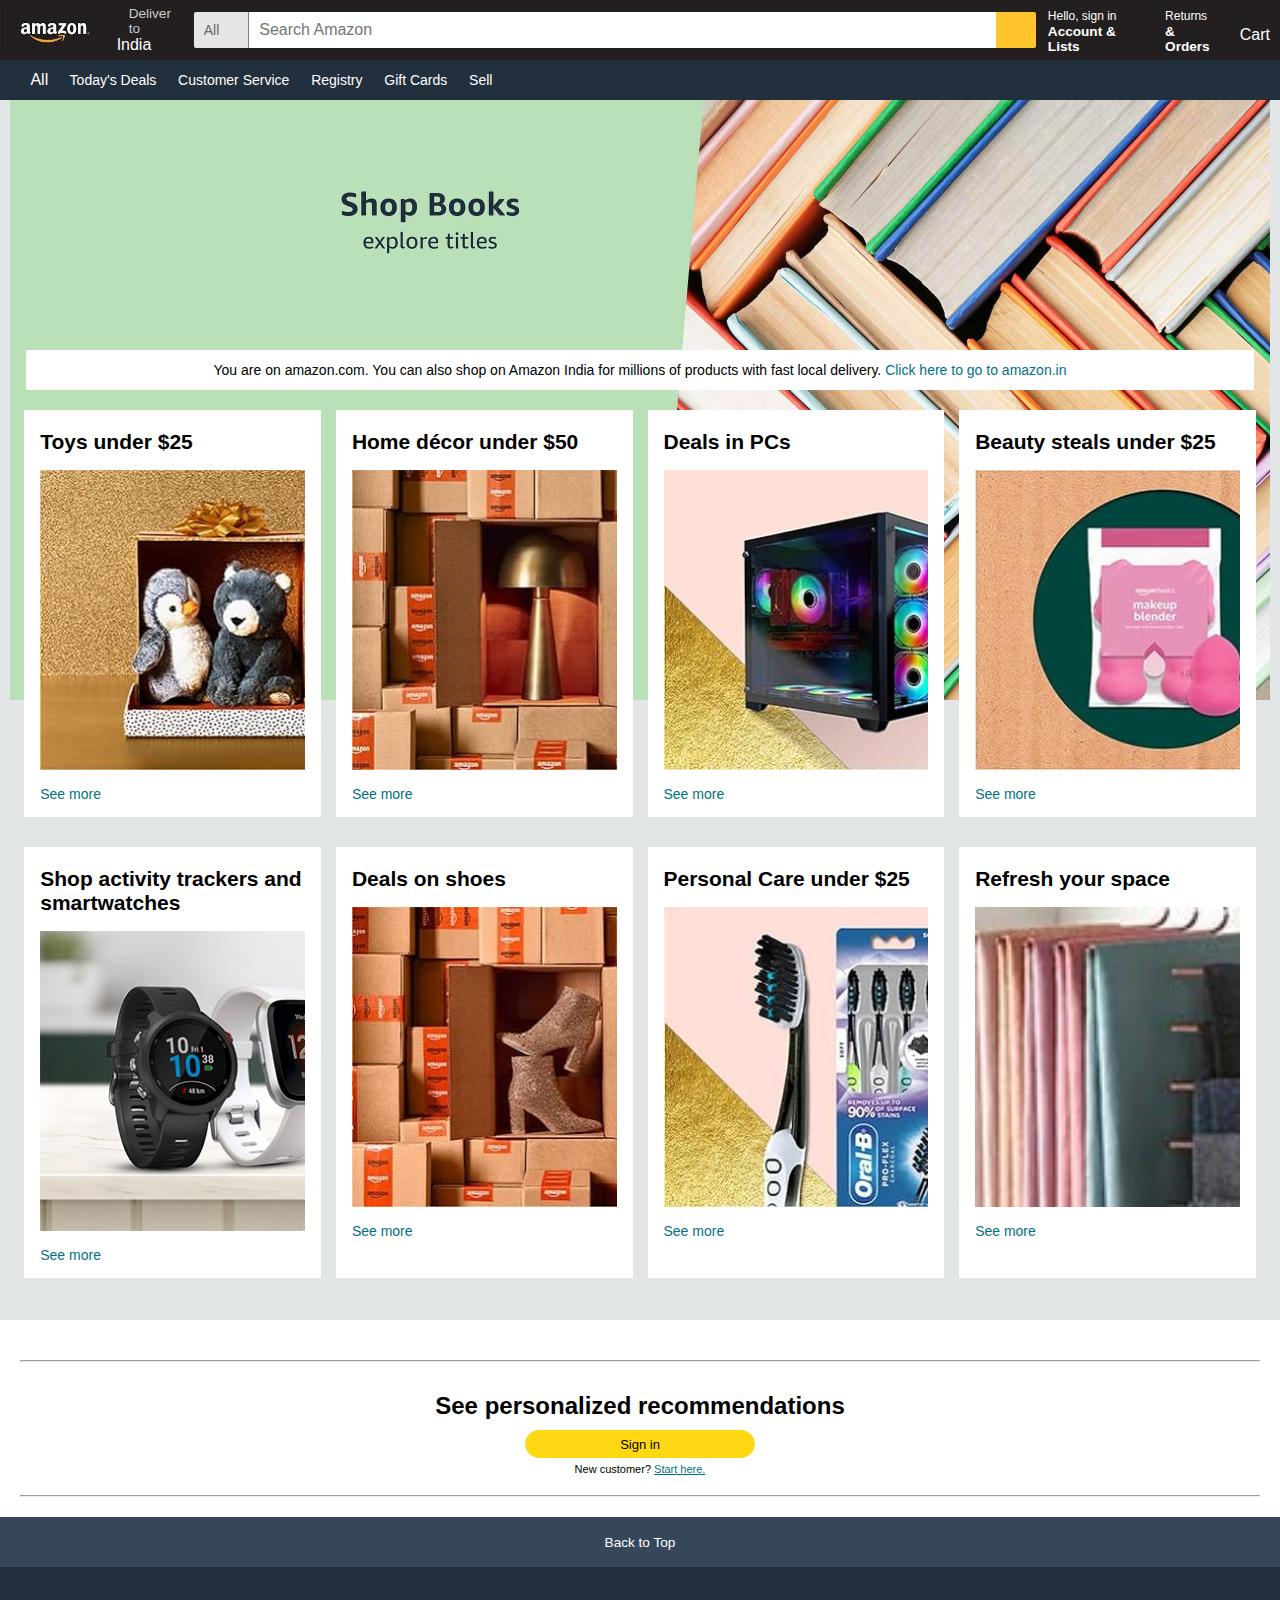
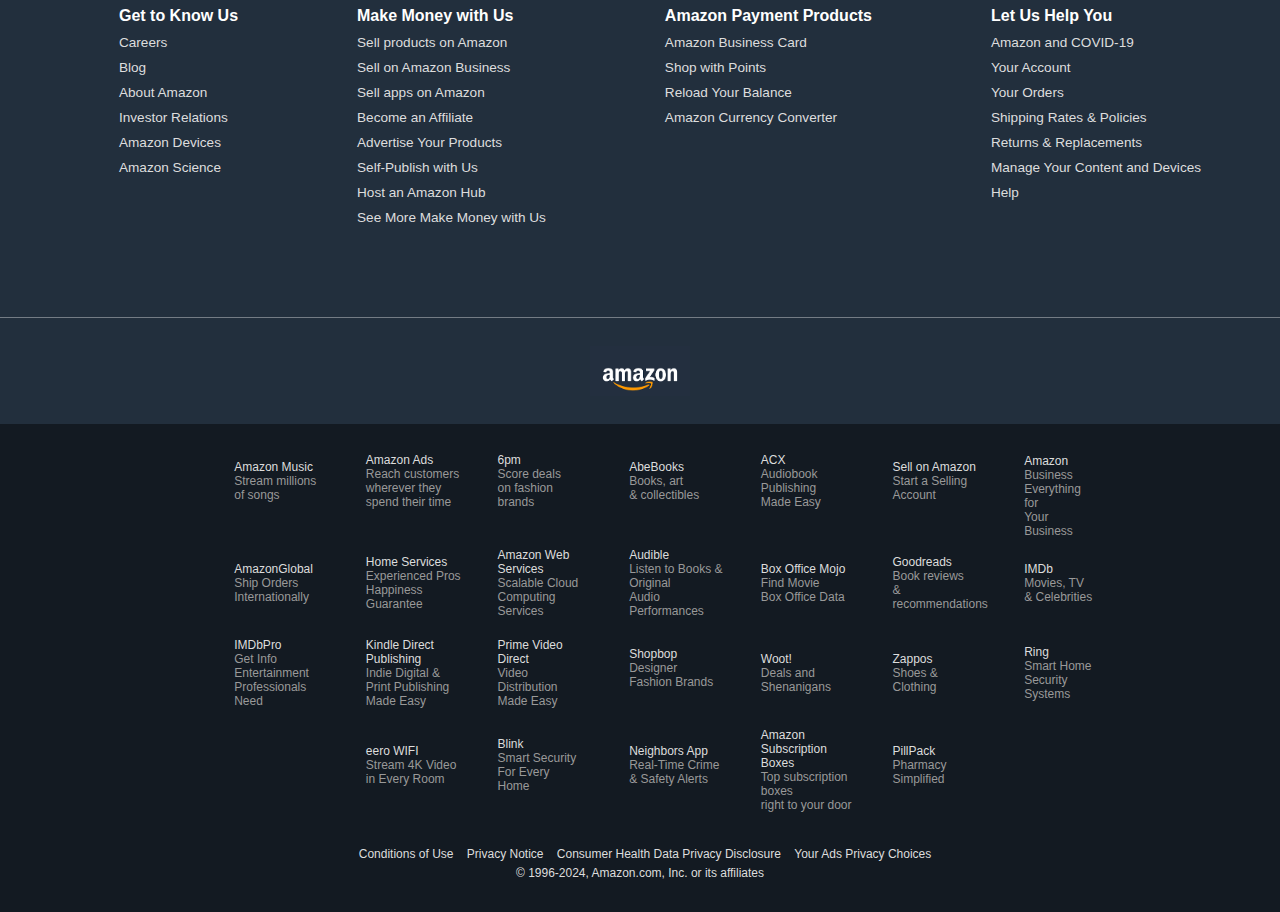
<file: index.html>
<!DOCTYPE html>
<html lang="en">

<head>
  <meta charset="UTF-8">
  <meta name="viewport" content="width=device-width, initial-scale=1.0">
  <title>Amazon</title>
  <!-- font awesome link -->
  <link rel="stylesheet" href="https://cdnjs.cloudflare.com/ajax/libs/font-awesome/6.5.2/css/all.min.css"
    integrity="sha512-SnH5WK+bZxgPHs44uWIX+LLJAJ9/2PkPKZ5QiAj6Ta86w+fsb2TkcmfRyVX3pBnMFcV7oQPJkl9QevSCWr3W6A=="
    crossorigin="anonymous" referrerpolicy="no-referrer" />
  <link rel="stylesheet" href="/css/Amazon.css">
</head>

<body>

  <header id="top">

    <div class="navbar">

      <div class="nav-logo border">
        <div class="logo"></div>
      </div>

      <div class="nav-address border">

        <p class="add-first">Deliver to</p>

        <div class="add-icon">
          <i class="fa-solid fa-location-dot"></i>
          <p class="add-sec">India</p>
        </div>

      </div>

      <div class="nav-search">

        <div class="select-wrap">
          <select class="select-search">
            <option>All</option>
          </select>
          <i class="fa-solid fa-caret-down"></i>
        </div>

        <input placeholder="Search Amazon" class="search-input">

        <div class="search-icon">
          <i class="fa-solid fa-magnifying-glass"></i>
        </div>

      </div>

      <div class="nav-signin border">
        <p><span>Hello, sign in</span></p>
        <p class="nav-second">Account & Lists</p>
      </div>

      <div class="nav-return border">
        <p><span>Returns</span></p>
        <p class="nav-second">& Orders</p>
      </div>

      <div class="nav-cart border">
        <i class="fa-solid fa-cart-shopping"></i>
        Cart
      </div>

    </div>

    <div class="panel">

      <div class="panel-all border">
        <i class="fa-solid fa-bars"></i>
        All
      </div>

      <div class="panel-ops">
        <p class="border">Today's Deals</p>
        <p class="border">Customer Service</p>
        <p class="border">Registry</p>
        <p class="border">Gift Cards</p>
        <p class="border">Sell</p>
      </div>

    </div>

  </header>

  <div class="hero-section">

    <div class="hero-message">
      <p>You are on amazon.com. You can also shop on Amazon India for millions of products with fast local delivery.<a
          target="_blank" href="https://www.amazon.in/"> Click here to go to amazon.in</a></p>
    </div>

    <div class="shop-section">

      <div class="box1 box">

        <div class="box-content">
          <h2>Toys under $25</h2>
          <div class="box-img" style="background-image: url('/images/box-images/box1.jpg');"></div>
          <p>See more</p>
        </div>

      </div>

      <div class="box2 box">

        <div class="box-content">
          <h2>Home décor under $50</h2>
          <div class="box-img" style="background-image: url('/images/box-images/box2.jpg');"></div>
          <p>See more</p>
        </div>

      </div>

      <div class="box3 box">

        <div class="box-content">
          <h2>Deals in PCs</h2>
          <div class="box-img" style="background-image: url('/images/box-images/box3.jpg');"></div>
          <p>See more</p>
        </div>

      </div>

      <div class="box4 box">

        <div class="box-content">
          <h2>Beauty steals under $25</h2>
          <div class="box-img" style="background-image: url('/images/box-images/box4.jpg');"></div>
          <p>See more</p>
        </div>

      </div>

      <div class="box5 box">

        <div class="box-content">
          <h2>Shop activity trackers and smartwatches</h2>
          <div class="box-img" style="background-image: url('/images/box-images/box5.jpg');"></div>
          <p>See more</p>
        </div>

      </div>

      <div class="box6 box">

        <div class="box-content">
          <h2>Deals on shoes</h2>
          <div class="box-img" style="background-image: url('/images/box-images/box6.jpg');"></div>
          <p>See more</p>
        </div>

      </div>

      <div class="box7 box">

        <div class="box-content">
          <h2>Personal Care under $25</h2>
          <div class="box-img" style="background-image: url('/images/box-images/box7.jpg');"></div>
          <p>See more</p>
        </div>

      </div>

      <div class="box8 box">

        <div class="box-content">
          <h2>Refresh your space</h2>
          <div class="box-img gaming" style="background-image: url('/images/box-images/box8.jpg');"></div>
          <p>See more</p>
        </div>

      </div>

    </div>

  </div>

  <div class="container">

    <hr class="hr1">

    <div class="sign-in">

      <p class="p1">See personalized recommendations</p>

      <a href="/pages/sigin-form.html">
        <input type="submit" value="Sign in">
      </a>

      <p class="p2">New customer? <a href="pages/New-account-form.html">Start here.</a>
      <p>

    </div>

    <hr class="hr2">

  </div>

  <footer>

    <div class="foot-panel1">
      <a href="#top">Back to Top</a>
    </div>

    <div class="foot-panel2">
      <ul>
        <p>Get to Know Us</p>
        <a>Careers</a>
        <a>Blog</a>
        <a>About Amazon</a>
        <a>Investor Relations</a>
        <a>Amazon Devices</a>
        <a>Amazon Science</a>
      </ul>

      <ul>
        <p>Make Money with Us</p>
        <a>Sell products on Amazon</a>
        <a>Sell on Amazon Business</a>
        <a>Sell apps on Amazon</a>
        <a>Become an Affiliate</a>
        <a>Advertise Your Products</a>
        <a>Self-Publish with Us</a>
        <a>Host an Amazon Hub</a>
        <a>See More Make Money with Us</a>
      </ul>

      <ul>
        <p>Amazon Payment Products</p>
        <a>Amazon Business Card</a>
        <a>Shop with Points</a>
        <a>Reload Your Balance</a>
        <a>Amazon Currency Converter</a>
      </ul>

      <ul>
        <p>Let Us Help You</p>
        <a>Amazon and COVID-19</a>
        <a>Your Account</a>
        <a>Your Orders</a>
        <a>Shipping Rates & Policies</a>
        <a>Returns & Replacements</a>
        <a>Manage Your Content and Devices</a>
        <a>Help</a>
      </ul>
    </div>

    <div class="foot-panel3">
      <div class="logo logo2"></div>
    </div>

    <div class="foot-panel5">

      <table>

        <tr class="row1">

          <td class="panel-column">
            <p>Amazon Music</p>
            <a>Stream millions<br>of songs</a>
          </td>

          <td class="panel-column">
            <p>Amazon Ads</p>
            <a>Reach customers<br>wherever they<br>spend their time</a>
          </td>

          <td class="panel-column">
            <p>6pm</p>
            <a>Score deals<br>on fashion<br>brands</a>
          </td>

          <td class="panel-column">
            <p>AbeBooks</p>
            <a>Books, art<br>& collectibles</a>
          </td>

          <td class="panel-column">
            <p>ACX</p>
            <a>Audiobook Publishing<br>Made Easy</a>
          </td>

          <td class="panel-column">
            <p>Sell on Amazon</p>
            <a>Start a Selling<br>Account</a>
          </td>

          <td class="panel-column add">
            <p>Amazon</p>
            <a>Business<br>Everything<br>for<br>Your<br>Business</a>
          </td>

        </tr>

        <tr class="row2">

          <td class="panel-column">
            <p>AmazonGlobal</p>
            <a>Ship Orders<br>Internationally</a>
          </td>

          <td class="panel-column">
            <p>Home Services</p>
            <a>Experienced Pros<br>Happiness<br>Guarantee</a>
          </td>

          <td class="panel-column">
            <p>Amazon Web<br>Services</p>
            <a>Scalable Cloud<br>Computing<br>Services</a>
          </td>

          <td class="panel-column">
            <p>Audible</p>
            <a>Listen to Books &<br>Original<br>Audio<br>Performances</a>
          </td>

          <td class="panel-column">
            <p>Box Office Mojo</p>
            <a>Find Movie<br>Box Office Data</a>
          </td>

          <td class="panel-column">
            <p>Goodreads</p>
            <a>Book reviews<br>&<br>recommendations</a>
          </td>

          <td class="panel-column">
            <p>IMDb</p>
            <a>Movies, TV<br>& Celebrities</a>
          </td>

        </tr>

        <tr class="row3">

          <td class="panel-column">
            <p>IMDbPro</p>
            <a>Get Info<br>Entertainment<br>Professionals<br>Need</a>
          </td>

          <td class="panel-column">
            <p>Kindle Direct<br>Publishing</p>
            <a>Indie Digital &<br>Print Publishing<br>Made Easy</a>
          </td>

          <td class="panel-column">
            <p>Prime Video<br>Direct</p>
            <a>Video<br>Distribution<br>Made Easy</a>
          </td>

          <td class="panel-column add1">
            <p>Shopbop</p>
            <a>Designer<br>Fashion Brands</a>
          </td>

          <td class="panel-column">
            <p>Woot!</p>
            <a>Deals and<br>Shenanigans</a>
          </td>

          <td class="panel-column">
            <p>Zappos</p>
            <a>Shoes &<br>Clothing</a>
          </td>

          <td class="panel-column">
            <p>Ring</p>
            <a>Smart Home<br>Security<br>Systems</a>
          </td>

        </tr>

        <tr class="row4">

          <td colspan="1"></td>

          <td class="panel-column add2">
            <p>eero WIFI</p>
            <a>Stream 4K Video<br>in Every Room</a>
          </td>

          <td class="panel-column add2">
            <p>Blink</p>
            <a>Smart Security<br>For Every<br>Home</a>
          </td>

          <td class="panel-column add2">
            <p>Neighbors App</p>
            <a>Real-Time Crime<br>& Safety Alerts</a>
          </td>

          <td class="panel-column">
            <p>Amazon Subscription<br>Boxes</p>
            <a>Top subscription boxes<br>right to your door</a>
          </td>

          <td class="panel-column add2">
            <p>PillPack</p>
            <a>Pharmacy<br>Simplified</a>
          </td>

        </tr>

      </table>

    </div>

    <div class="foot-panel4">

      <div class="pages">
        <a>Conditions of Use</a>
        <a>Privacy Notice</a>
        <a>Consumer Health Data Privacy Disclosure</a>
        <a>Your Ads Privacy Choices</a>
      </div>

      <div class="copyright">
        © 1996-2024, Amazon.com, Inc. or its affiliates
      </div>

    </div>

  </footer>

</body>

</html>
</file>
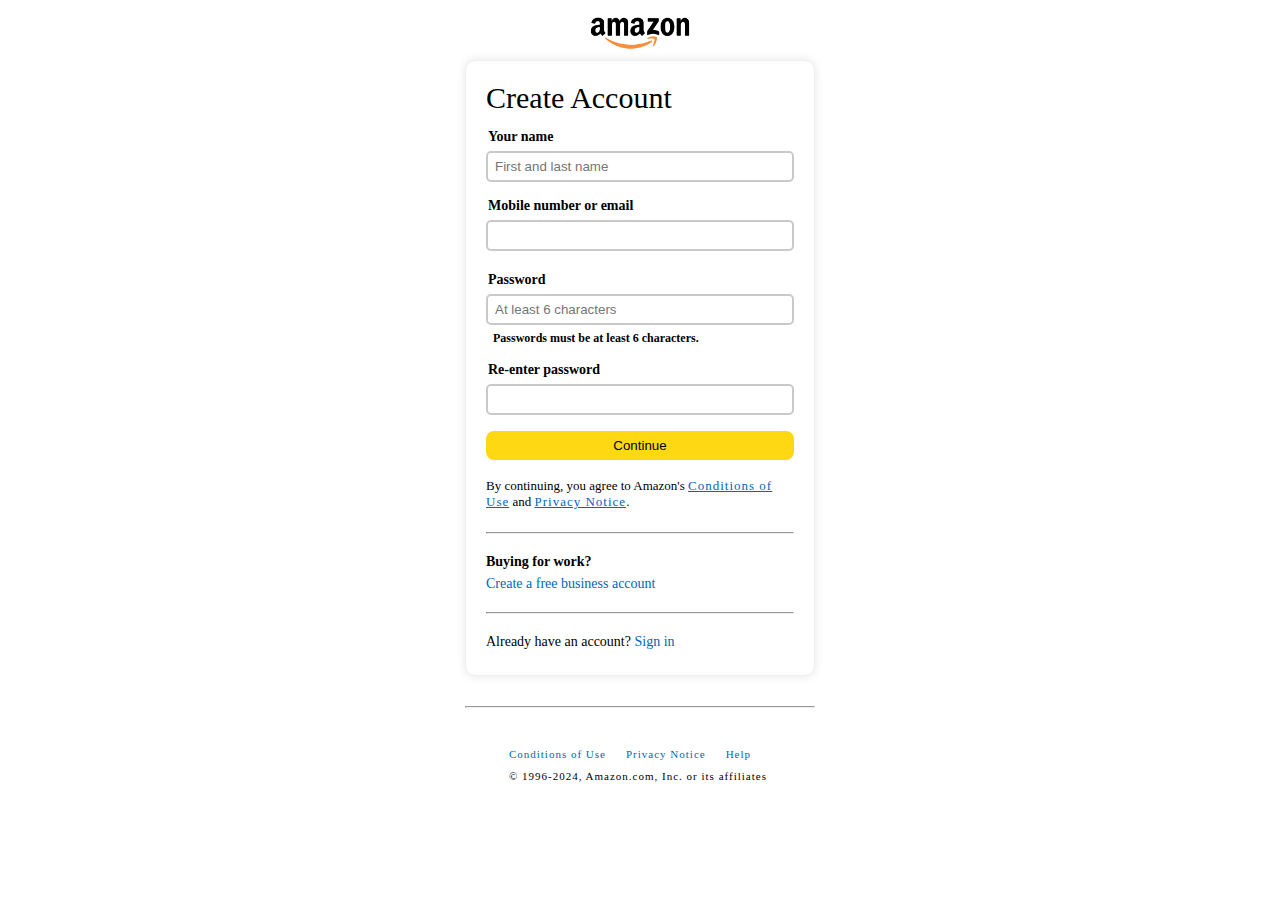
<file: create.html>
<!DOCTYPE html>
<html lang="en">
<head>
    <meta charset="UTF-8">
    <meta name="viewport" content="width=device-width, initial-scale=1.0">
    <title>Create Account</title>
    <link rel="stylesheet" href="https://cdnjs.cloudflare.com/ajax/libs/font-awesome/6.5.2/css/all.min.css"
    integrity="sha512-SnH5WK+bZxgPHs44uWIX+LLJAJ9/2PkPKZ5QiAj6Ta86w+fsb2TkcmfRyVX3pBnMFcV7oQPJkl9QevSCWr3W6A=="
    crossorigin="anonymous" referrerpolicy="no-referrer" />
    <link rel="stylesheet" href="create.css">
</head>
<body>

    <div class="container">

        <div class="logo">
            <img src="amazon1.webp" alt="">
        </div>

        <div class="sigin-box">

            <div class="title">
                <p>Create Account</p>
            </div>

            <div class="input">
                <p>Your name</p>
                <input type="text" placeholder="First and last name">
            </div>

            <div class="input box2">
                <p>Mobile number or email</p>
                <input type="text">
            </div>

            <div class="input">
                <p>Password</p>
                <input type="text" placeholder="At least 6 characters">
                <p class="password"><i class="fa-solid fa-info"></i> Passwords must be at least 6 characters.</p>
            </div>

            <div class="input">
                <p>Re-enter password</p>
                <input type="text">
            </div>

            <div class="input">
                <input type="submit" value="Continue">
            </div>

            <div class="text">
                <p>By continuing, you agree to Amazon's <a href="#">Conditions of Use</a> and <a href="#">Privacy Notice</a>.</p>
            </div>

            <hr>
    
            <div class="business">
                <h4>Buying for work?</h4>
                <p><a href="#">Create a free business account</a></p>
            </div>

            <hr>

            <div class="link">
                <p>Already have an account? <a href="sigin.html">Sign in</a></p>
            </div>

        </div>

        <hr class="hr1">

        <div class="footer1">

            <div class="footer">
                <a href="#">Conditions of Use</a>
                <a href="#">Privacy Notice</a>
                <a href="#">Help</a>
            </div>
    
            <div class="copyright">
                © 1996-2024, Amazon.com, Inc. or its affiliates
            </div>

        </div>

    </div>
    
</body>
</html>
</file>
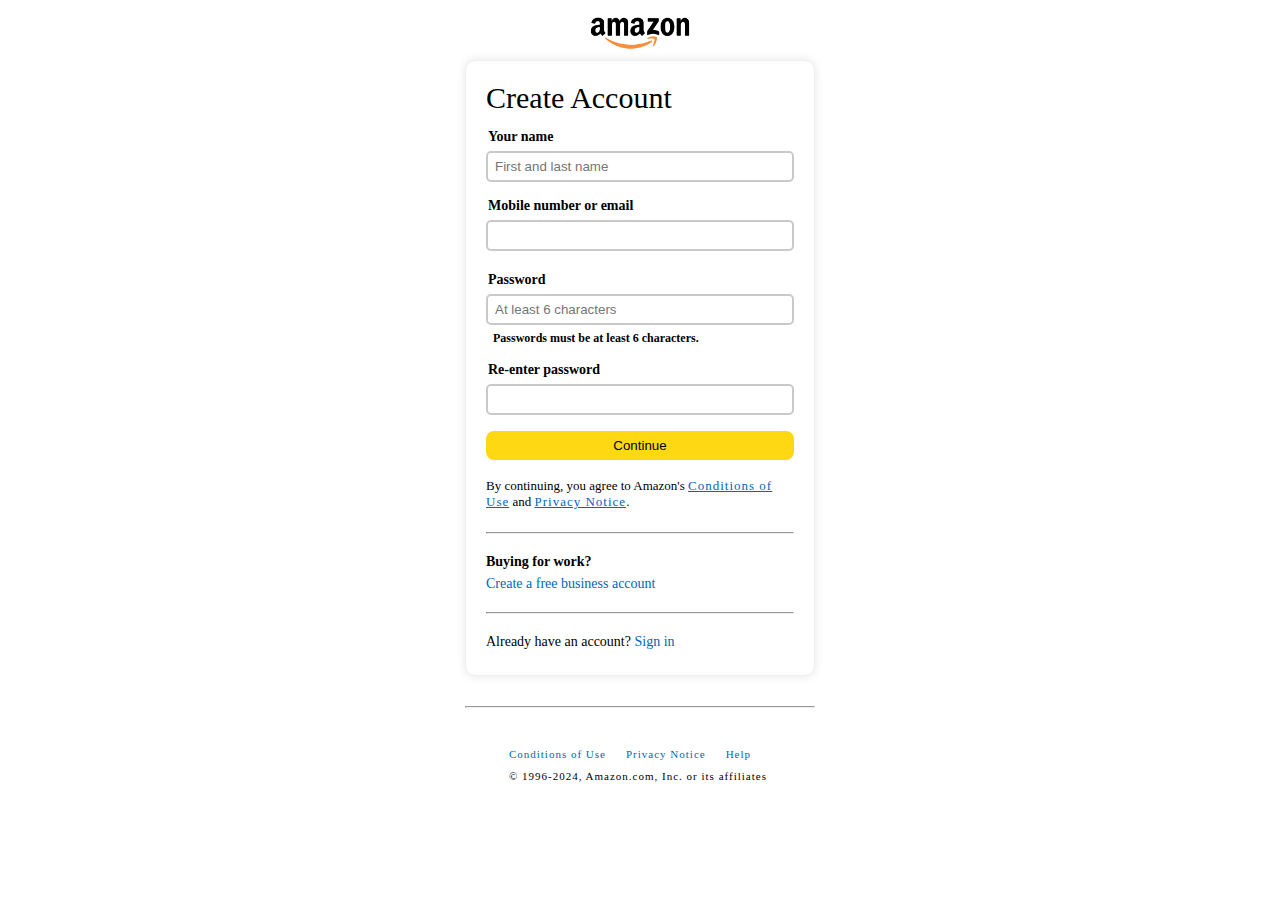
<file: New-account-form.html>
<!DOCTYPE html>
<html lang="en">

<head>
    <meta charset="UTF-8">
    <meta name="viewport" content="width=device-width, initial-scale=1.0">
    <title>Create Account</title>
    <link rel="stylesheet" href="https://cdnjs.cloudflare.com/ajax/libs/font-awesome/6.5.2/css/all.min.css"
        integrity="sha512-SnH5WK+bZxgPHs44uWIX+LLJAJ9/2PkPKZ5QiAj6Ta86w+fsb2TkcmfRyVX3pBnMFcV7oQPJkl9QevSCWr3W6A=="
        crossorigin="anonymous" referrerpolicy="no-referrer" />
    <link rel="stylesheet" href="New-account-form.css">
</head>

<body>

    <div class="container">

        <div class="logo">
            <img src="amazon-logo/amazon1.webp" alt="">
        </div>

        <div class="sigin-box">

            <div class="title">
                <p>Create Account</p>
            </div>

            <div class="input">
                <p>Your name</p>
                <input type="text" placeholder="First and last name" required>
            </div>

            <div class="input box2">
                <p>Mobile number or email</p>
                <input type="text" required>
            </div>

            <div class="input">
                <p>Password</p>
                <input type="text" placeholder="At least 6 characters" required>
                <p class="password"><i class="fa-solid fa-info"></i> Passwords must be at least 6 characters.</p>
            </div>

            <div class="input">
                <p>Re-enter password</p>
                <input type="text" required>
            </div>

            <div class="input">
                <input type="submit" value="Continue">
            </div>

            <div class="text">
                <p>By continuing, you agree to Amazon's <a href="#">Conditions of Use</a> and <a href="#">Privacy
                        Notice</a>.</p>
            </div>

            <hr>

            <div class="business">
                <h4>Buying for work?</h4>
                <p><a href="#">Create a free business account</a></p>
            </div>

            <hr>

            <div class="link">
                <p>Already have an account? <a href="sigin-form.html">Sign in</a></p>
            </div>

        </div>

        <hr class="hr1">

        <div class="footer1">

            <div class="footer">
                <a href="#">Conditions of Use</a>
                <a href="#">Privacy Notice</a>
                <a href="#">Help</a>
            </div>

            <div class="copyright">
                © 1996-2024, Amazon.com, Inc. or its affiliates
            </div>

        </div>

    </div>

</body>

</html>
</file>
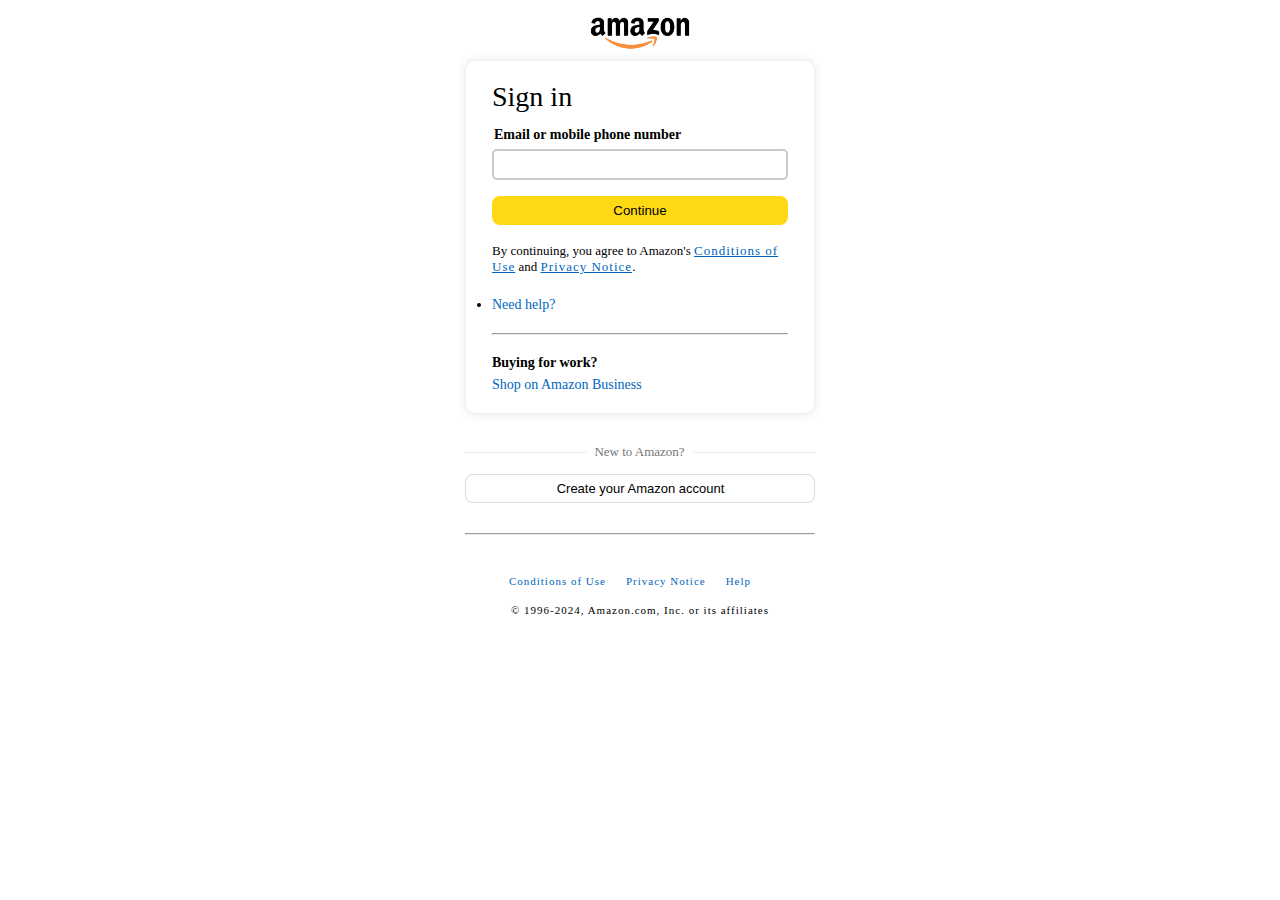
<file: sigin-form.html>
<!DOCTYPE html>
<html lang="en">

<head>
    <meta charset="UTF-8">
    <meta name="viewport" content="width=device-width, initial-scale=1.0">
    <title>Signin Form</title>
    <link rel="stylesheet" href="sigin-form.css">
</head>

<body>

    <div class="container">

        <div class="logo">
            <img src="amazon-logo/amazon1.webp" alt="">
        </div>

        <div class="sigin-box">

            <div class="title">
                <p>Sign in</p>
            </div>

            <div class="input">
                <p>Email or mobile phone number</p>
                <input type="text" required>
                <input type="submit" value="Continue">
            </div>

            <div class="text">
                <p>By continuing, you agree to Amazon's <a href="#">Conditions of Use</a> and <a href="#">Privacy
                        Notice</a>.</p>
            </div>

            <div class="help">
                <li><a href="#">Need help?</a></li>
            </div>

            <hr>

            <div class="business">
                <h4>Buying for work?</h4>
                <p><a href="#">Shop on Amazon Business</a></p>
            </div>

        </div>

        <div class="line-container">
            <div class="line"></div>
            <div class="legend">New to Amazon?</div>
            <div class="line"></div>
        </div>

        <a href="New-account-form.html" class="create-link">
            <input class="create" type="submit" value="Create your Amazon account">
        </a>

        <hr class="hr1">

        <div class="footer">
            <a href="#">Conditions of Use</a>
            <a href="#">Privacy Notice</a>
            <a href="#">Help</a>
        </div>

        <div class="copyright">
            © 1996-2024, Amazon.com, Inc. or its affiliates
        </div>

    </div>

</body>

</html>
</file>
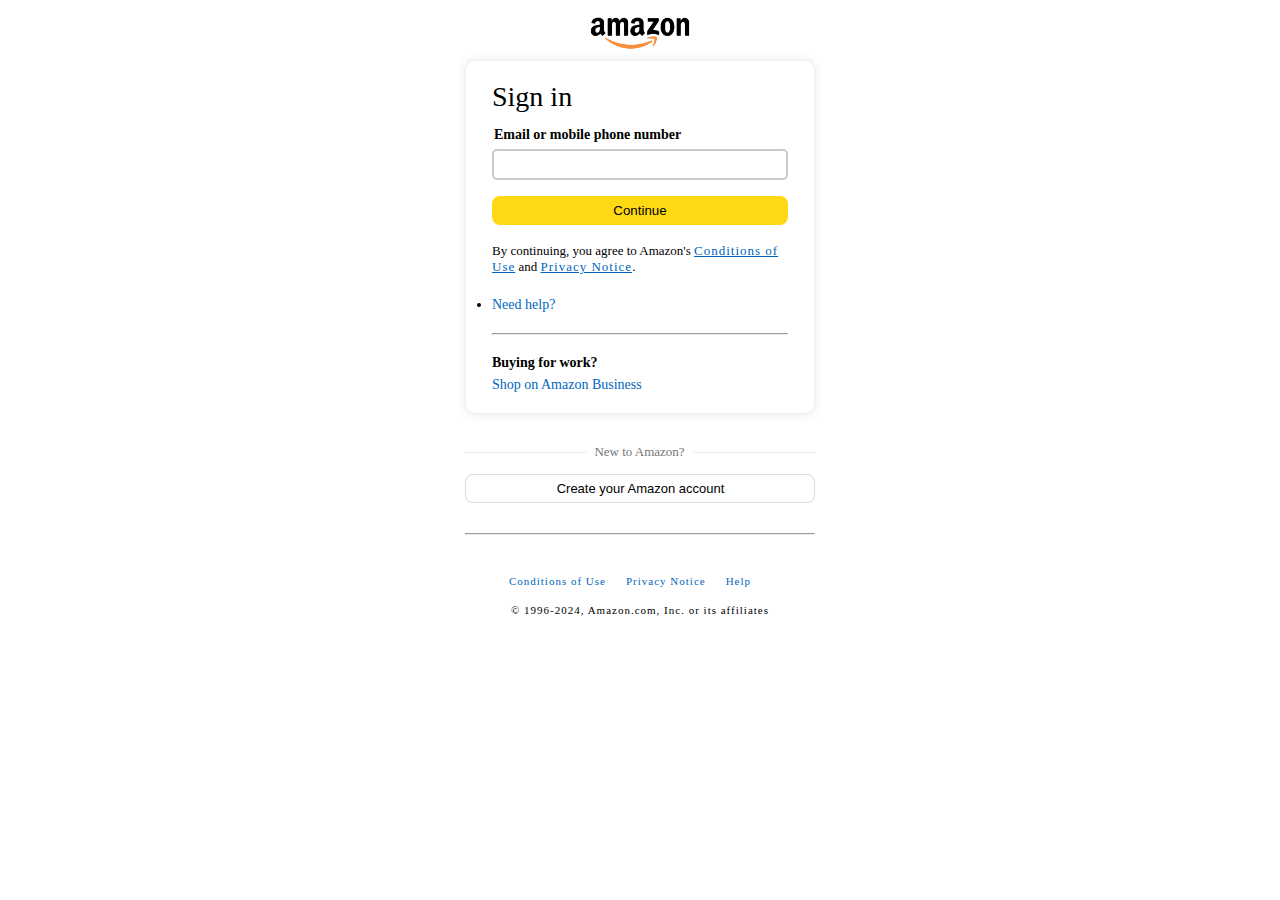
<file: sigin.html>
<!DOCTYPE html>
<html lang="en">
<head>
    <meta charset="UTF-8">
    <meta name="viewport" content="width=device-width, initial-scale=1.0">
    <title>Signin Form</title>
    <link rel="stylesheet" href="sigin.css">
</head>
<body>

    <div class="container">

        <div class="logo">
            <img src="amazon1.webp" alt="">
        </div>
    
        <div class="sigin-box">
            
            <div class="title">
                <p>Sign in</p>
            </div>
    
            <div class="input">
                <p>Email or mobile phone number</p>
                <input type="text">
                <input type="submit" value="Continue">
            </div>
    
            <div class="text">
                <p>By continuing, you agree to Amazon's <a href="#">Conditions of Use</a> and <a href="#">Privacy Notice</a>.</p>
            </div>
    
            <div class="help">
                <li><a href="#">Need help?</a></li>
            </div>
    
            <hr>
    
            <div class="business">
                <h4>Buying for work?</h4>
                <p><a href="#">Shop on Amazon Business</a></p>
            </div>
      
        </div>

        <div class="line-container">
            <div class="line"></div>
            <div class="legend">New to Amazon?</div>
            <div class="line"></div>
        </div>

        <a href="create.html" class="create-link">
            <input class="create" type="submit" value="Create your Amazon account">
        </a>

        <hr class="hr1">

        <div class="footer">
            <a href="#">Conditions of Use</a>
            <a href="#">Privacy Notice</a>
            <a href="#">Help</a>
        </div>

        <div class="copyright">
            © 1996-2024, Amazon.com, Inc. or its affiliates
        </div>

    </div>
    
</body>
</html>
</file>
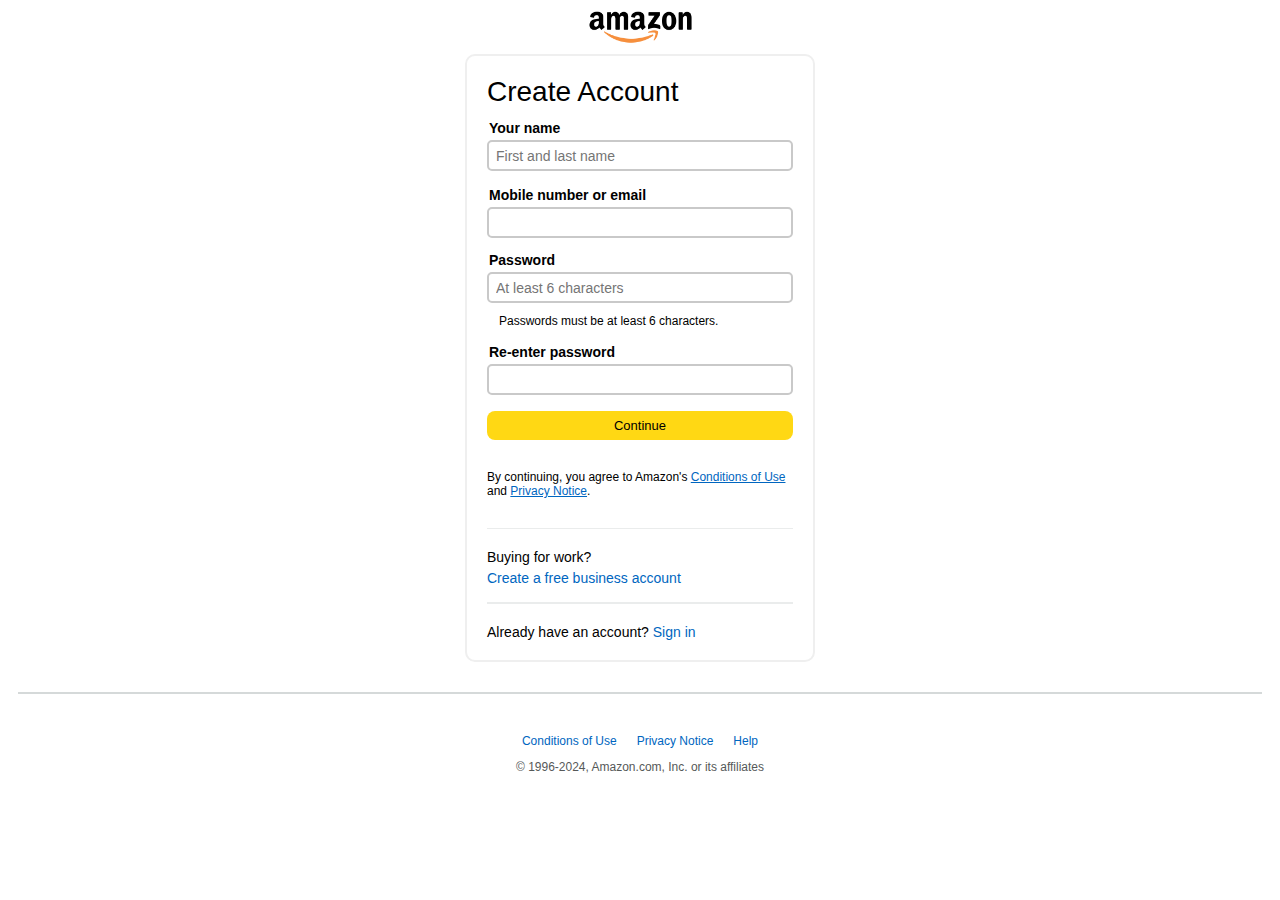
<file: pages/New-account-form.html>
<!DOCTYPE html>
<html lang="en">

<head>
    <meta charset="UTF-8">
    <meta name="viewport" content="width=device-width, initial-scale=1.0">
    <title>Create Account</title>
    <!-- font awesome link -->
    <link rel="stylesheet" href="https://cdnjs.cloudflare.com/ajax/libs/font-awesome/6.5.2/css/all.min.css"
        integrity="sha512-SnH5WK+bZxgPHs44uWIX+LLJAJ9/2PkPKZ5QiAj6Ta86w+fsb2TkcmfRyVX3pBnMFcV7oQPJkl9QevSCWr3W6A=="
        crossorigin="anonymous" referrerpolicy="no-referrer" />
    <link rel="stylesheet" href="/css/New-account-form.css" />

<body>

    <div class="container">

        <div class="logo">
            <img src="/images/amazon-logo/amazon1.webp" alt="amazon-logo">
        </div>

        <div class="sigin-box">

            <div class="title">
                <p>Create Account</p>
            </div>

            <div class="input">
                <p>Your name</p>
                <input type="text" placeholder="First and last name" required>
            </div>

            <div class="input box2">
                <p>Mobile number or email</p>
                <input type="text" required>
            </div>

            <div class="input">
                <p>Password</p>
                <input type="text" placeholder="At least 6 characters" required>
                <p class="password"><i class="fa-solid fa-circle-info"></i> Passwords must be at least 6 characters.</p>
            </div>

            <div class="input">
                <p>Re-enter password</p>
                <input type="text" required>
            </div>

            <div class="input">
                <input type="submit" value="Continue">
            </div>

            <div class="text">
                <p>By continuing, you agree to Amazon's <a href="#">Conditions of Use</a> and <a href="#">Privacy
                        Notice</a>.</p>
            </div>

            <div class="business">
                <h4>Buying for work?</h4>
                <p><a href="#">Create a free business account</a></p>
            </div>

            <div class="link">
                <p>Already have an account? <a href="/pages/sigin-form.html">Sign in <i
                            class="fa-solid fa-greater-than"></i></a></p>
            </div>

        </div>

    </div>

    <footer>

        <div class="footer">
            <a href="#">Conditions of Use</a>
            <a href="#">Privacy Notice</a>
            <a href="#">Help</a>
        </div>

        <div class="copyright">
            © 1996-2024, Amazon.com, Inc. or its affiliates
        </div>

    </footer>

</body>

</html>
</file>
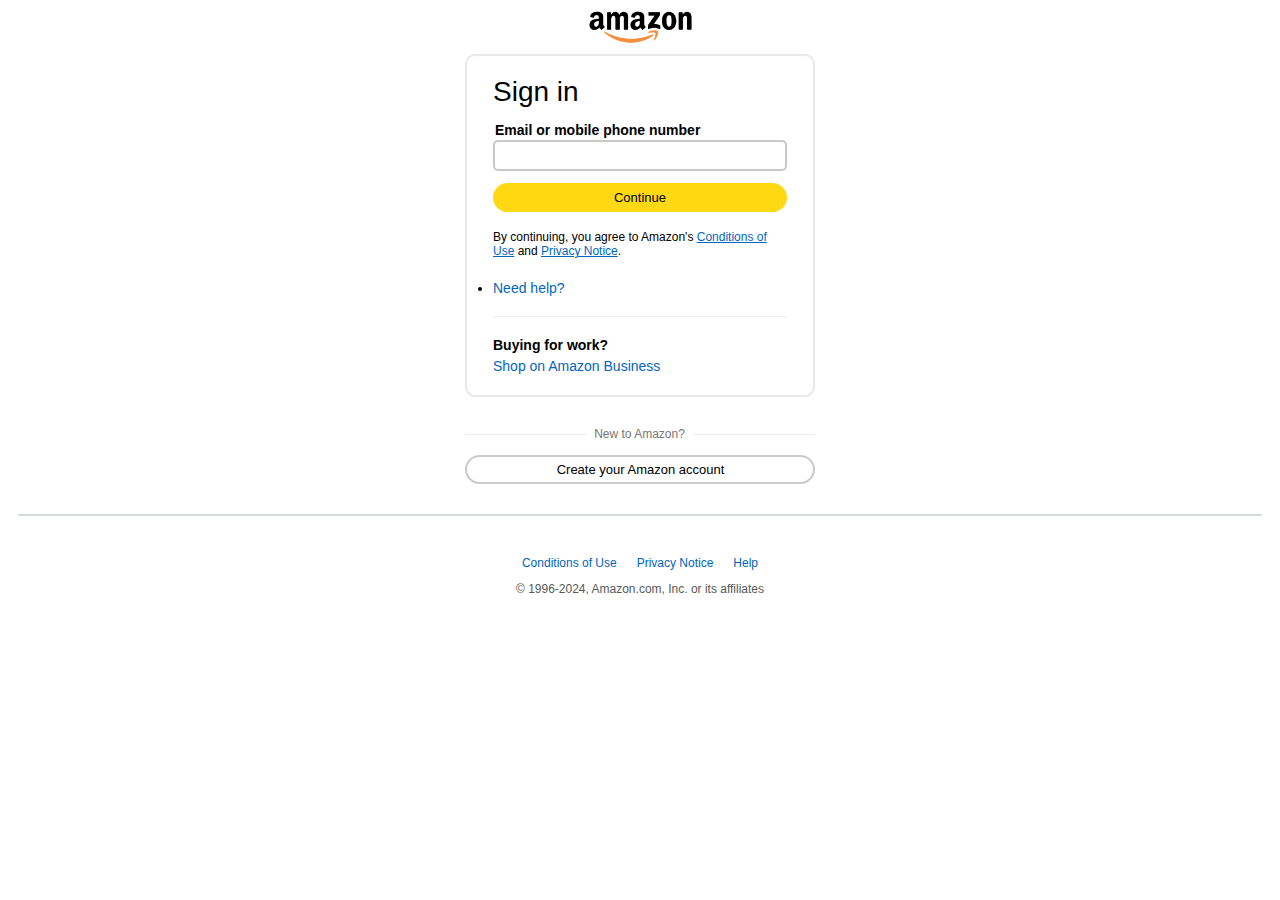
<file: pages/sigin-form.html>
<!DOCTYPE html>
<html lang="en">

<head>
    <meta charset="UTF-8">
    <meta name="viewport" content="width=device-width, initial-scale=1.0">
    <title>Signin Form</title>
    <link rel="stylesheet" href="/css/sigin-form.css">
</head>

<body>

    <div class="container">

        <div class="logo">
            <img src="/images/amazon-logo/amazon1.webp" alt="amazon-logo">
        </div>

        <div class="sigin-box">

            <div class="title">
                <p>Sign in</p>
            </div>

            <div class="input">
                <p>Email or mobile phone number</p>
                <input type="text" required>
                <input type="submit" value="Continue">
            </div>

            <div class="text">
                <p>By continuing, you agree to Amazon's <a href="#">Conditions of Use</a> and <a href="#">Privacy
                        Notice</a>.</p>
            </div>

            <div class="help">
                <li><a href="#">Need help?</a></li>
            </div>

            <div class="business">
                <h4>Buying for work?</h4>
                <p><a href="#">Shop on Amazon Business</a></p>
            </div>

        </div>

        <div class="more-links">

            <div class="line-container">
                <div class="line"></div>
                <div class="legend">New to Amazon?</div>
                <div class="line"></div>
            </div>

            <a href="/pages/New-account-form.html" class="create-link">
                <input class="create" type="submit" value="Create your Amazon account">
            </a>

        </div>

    </div>

    <footer>

        <div class="footer">
            <a href="#">Conditions of Use</a>
            <a href="#">Privacy Notice</a>
            <a href="#">Help</a>
        </div>

        <div class="copyright">
            © 1996-2024, Amazon.com, Inc. or its affiliates
        </div>

    </footer>

</body>

</html>
</file>
<file: css/Amazon.css>
* {
    margin: 0;
    font-family: Arial;
    box-sizing: border-box;
    font: 1em sans-serif;
}

html {
    scroll-behavior: smooth;
}

body {
    background-color: #e3e6e6;
}

body,
html {
    width: 100%;
    overflow-x: hidden;
}

/* navbar */

.navbar {
    height: 60px;
    background-color: #231f20;
    color: white;
    display: flex;
    align-items: center;
    justify-content: space-evenly;
}

/* logo */

.nav-logo {
    height: 50px;
    width: 110px;
    overflow: hidden;
    cursor: pointer;
}

.logo {
    background-image: url("/images/amazon-logo/amazon-logo.jpg");
    background-size: cover;
    height: 100%;
    width: 100%;
}

/* border class */

.border {
    border: 2px solid transparent;
}

.border:hover {
    border: 2px solid white;
}

/* address */

.add-first {
    color: #CCCCCC;
    font-size: 0.85rem;
    margin-left: 15px;
}

.add-sec {
    color: #FFFFFF;
    font-size: 1rem;
    margin-left: 3px;
}

.add-icon {
    display: flex;
    align-items: center;
}

/** search bar **/

.nav-search {
    display: flex;
    justify-content: space-evenly;
    width: 900px;
    height: 40px;
    border-radius: 4px;
    border: 2px solid transparent;
}

/*  padding for boxes */

.nav-address,
.nav-signin,
.nav-return,
.nav-cart {
    padding: 8px;
    cursor: pointer;
}

.panel-all,
.panel-ops p {
    padding: 7px;
    cursor: pointer;
}

/* search bar */

.select-wrap {
    width: 60px;
    background: #e6e6e6;
    border-top-left-radius: 2px;
    border-bottom-left-radius: 2px;
    border-right: 1px solid #807f7f;
    display: flex;
    flex-direction: row;
    align-items: center;
    padding: 0 10px;
    cursor: pointer;
}

.select-search {
    font-size: 14px;
    background: transparent;
    height: 100%;
    width: 100%;
    border: none;
    outline: none;
    appearance: none;
    color: #666666;
    cursor: pointer;
}

.select-wrap i {
    color: #666666;
    font-size: 12px;
    margin-left: -10px;
}

.search-input {
    width: 100%;
    font-size: 1rem;
    border: none;
    outline: none;
    padding-left: 10px;
}

.search-icon {
    width: 45px;
    display: flex;
    justify-content: center;
    align-items: center;
    font-size: 1.2rem;
    border-top-right-radius: 2px;
    border-bottom-right-radius: 2px;
    color: #0f1111;
    background: #ffc32b;
    cursor: pointer;
}

.nav-search:hover {
    border: 2px solid orange;
}

/** BOX4 **/

span {
    font-size: 0.75rem;
}

.nav-second {
    font-size: 0.85rem;
    font-weight: 700;
}

/** BOX5 **/

.nav-cart i {
    font-size: 30px;
    font-weight: 700;
}

/** Panel **/

.panel {
    height: 40px;
    background-color: #222f3d;
    color: white;
    display: flex;
    align-items: center;
    justify-content: space-evenly;
    flex-direction: row;
}

.panel-ops p {
    display: inline;
    margin-left: 0px;
    font-size: 14px;
}

.panel-ops {
    width: 95%;
    font-size: 0.85rem;
}

.panel-all {
    margin-left: 8px;
    display: flex;
    flex-direction: row;
    gap: 10px;
}

.panel-all i {
    font-size: 18px;
}

/** Hero section **/

.hero-section {
    position: relative;
    background-image: url("/images/Hero-image/img-1.jpg");
    background-size: cover;
    background-position: center;
    min-height: 600px;
    margin-left: 10px;
    margin-right: 10px;
    margin-bottom: 620px;
    display: flex;
    justify-content: center;
    align-items: flex-end;
}

.hero-message {
    background-color: white;
    color: black;
    height: 40px;
    display: flex;
    align-items: center;
    justify-content: center;
    font-size: 14px;
    width: 97.5%;
    margin-bottom: 310px;
}

.hero-message a:hover {
    color: rgba(255, 68, 0, 0.816);
    text-decoration: underline;
}

.hero-message a {
    color: #007185;
    text-decoration: none;
}

/** Shop section **/

.shop-section {
    position: absolute;
    top: 310px;
    margin-left: 12px;
    margin-right: 12px;
    display: flex;
    flex-wrap: wrap;
    justify-content: center;
    gap: 15px;
}

.box {
    min-height: 400px;
    width: 24%;
    background-color: white;
    padding: 20px 0px 15px;
    margin-bottom: 15px;
    cursor: pointer;
}

.box-img {
    height: 300px;
    background-size: cover;
    margin-top: 1rem;
    margin-bottom: 1rem;
}

.box-content {
    margin-left: 1rem;
    margin-right: 1rem;
}

.box-content h2 {
    font-size: 21px;
    font-weight: 600;
}

.box-content p {
    color: #007185;
    font-size: 14px;
}

.box:hover .box-content p {
    color: rgb(255, 132, 0);
}

.gaming {
    background-size: cover;
    background-repeat: no-repeat;
}

/** Sign-in **/

.container {
    display: flex;
    align-items: center;
    justify-content: center;
    flex-direction: column;
    background: #fff;
    padding: 0px 20px;
    width: 100%;
}

.sign-in {
    margin: 30px 0 20px 0;
    text-align: center;
}

.sign-in .p1 {
    font-size: 24px;
    font-weight: 600;
    margin-bottom: 5px;
}

.sign-in .p2 {
    font-size: 11px;
}

.sign-in input {
    font-size: 13px;
    height: 28px;
    width: 230px;
    margin-top: 5px;
    margin-bottom: 5px;
    background-color: #ffd814;
    border: 1px solid #ffd814;
    cursor: pointer;
    border-radius: 15px;
    padding: 5px 0;
    font-weight: 500;
}

.sign-in a {
    font-size: 11px;
    color: #007185;
    cursor: pointer;
}

.sign-in a:hover {
    color: rgb(255, 132, 0);
    text-decoration: underline;
}

.hr1 {
    width: 100%;
    margin-top: 40px;
}

.hr2 {
    width: 100%;
    margin-bottom: 20px;
}

/** Footer */

.footer {
    margin-top: 15px;
}

.foot-panel1 a {
    background-color: #37475a;
    color: white;
    height: 50px;
    display: flex;
    justify-content: center;
    align-items: center;
    font-size: 0.85rem;
    text-decoration: none;
}

.foot-panel1 a:hover {
    background-color: #485769;
}

.foot-panel2 {
    background-color: #222f3d;
    color: white;
    height: 350px;
    display: flex;
    justify-content: space-evenly;
}

ul {
    margin-top: 40px;
}

ul a {
    display: block;
    font-size: 0.85rem;
    margin-top: 10px;
    color: #dddddd;
}

ul a:hover {
    text-decoration: underline;
    cursor: pointer;
}

ul p {
    font-weight: bold;
}

.foot-panel3 {
    background-color: #222f3d;
    color: white;
    border-top: 0.5px solid rgba(255, 255, 255, 0.373);
    height: 107px;
    display: flex;
    justify-content: center;
    align-items: center;
}

.logo2 {
    background-image: url("/images/amazon-logo/logo.jpg");
    background-size: cover;
    height: 50px;
    width: 100px;
    cursor: pointer;
}

.foot-panel4 {
    background-color: #131a22;
    color: #dddddd;
    height: 90px;
    padding-top: 25px;
    font-size: 12px;
}

.pages {
    text-align: center;
}

.copyright {
    text-align: center;
    margin-top: 5px;
}

.pages a {
    margin-left: 10px;
}

.pages a:hover {
    text-decoration: underline;
    cursor: pointer;
}

.foot-panel5 {
    min-height: 360px;
    background-color: #131a22;
    display: flex;
    flex-direction: column;
    align-items: center;
    justify-content: center;
}

table {
    width: 72%;
    max-width: 1200px;
    border-collapse: collapse;
    table-layout: fixed;
    margin-left: 80px;
}

.panel-column {
    padding: 10px 15px;
    text-align: left;
    margin-right: 20px;
    cursor: pointer;
    width: 100px;
}

.panel-column p {
    color: #dddddd;
    font-size: 12px;
    margin: 0;
}

.panel-column a {
    color: #999999;
    display: block;
    margin-top: 0px;
    font-size: 12px;
}

.panel-column:hover p,
.panel-column:hover a {
    text-decoration: underline;
}

.row1,
.row2,
.row3,
.row4 {
    display: table-row;
}

.row1 .add {
    padding-top: 30px;
    padding-bottom: 0px;
}

.row3 .add1 {
    padding-top: 0px;
}

.row4 .add2 {
    padding-top: 0px;
}

td {
    width: 15%;
}

table tr {
    margin-bottom: 20px;
}

/* responssiveness */

@media (max-width: 1250px) {

    /* navbar */

    .nav-search {
        width: 600px;
    }

    .search-input {
        font-size: 0.98rem
    }

    /* boxes */

    .box {
        width: 285px;
    }

    /* footer */

    table {
        width: 100%;
        margin-bottom: 20px;
    }

    .foot-panel4 {
        height: 80px;
        padding-top: 15px;
    }
}

@media (max-width: 1230px) {

    /* here section */

    .hero-section {
        margin-bottom: 1050px;
    }

    /* boxes */

    .box {
        width: 370px;
    }
}

@media (max-width: 1185px) {

    /* boxes */

    .box {
        width: 350px;
    }
}

@media (max-width: 1130px) {

    /* navbar */

    .nav-search {
        width: 500px;
    }

    /* boxes */

    .box {
        width: 330px;
    }
}

@media (max-width: 1070px) {

    /* boxes */

    .box {
        width: 310px;
    }

    /* footer */

    table {
        margin-left: 0;
    }

    td {
        width: auto;
    }
}

@media (max-width: 1010px) {

    /* boxes */

    .box {
        width: 300px;
    }
}

@media (max-width: 1000px) {

    /* navbar */

    .nav-search {
        width: 600px;
    }

    .nav-address,
    .nav-signin,
    .nav-return {
        display: none;
    }
}

@media (max-width: 980px) {

    /* hero section */

    .hero-section {
        margin-bottom: 1500px;
    }

    /* boxes */

    .box {
        width: 400px;
    }
}

@media (max-width: 930px) {

    /* hero section */

    .hero-message {
        height: 45px;
    }

    .hero-message p {
        width: 95%;
    }
}

@media (max-width: 870px) {

    /* navbar */

    .nav-search {
        width: 500px;
    }

    /* boxes */

    .box {
        width: 350px;
    }

    /* footer */

    .foot-panel2 {
        height: auto;
        display: grid;
        grid-template-columns: 1fr 1fr;
        padding-bottom: 20px;
    }

    .foot-panel5 {
        min-height: auto;
        padding: 20px 0 0;
    }

    .row1 .add {
        padding-top: 10px;
    }

    .row1 {
        display: grid;
        grid-template-columns: 1fr 1fr 1fr 1fr;
        margin: 0;
    }

    .row2,
    .row3,
    .row4 {
        display: none;
    }
}

@media (max-width: 760px) {

    /* boxes */

    .box {
        width: 300px;
    }
}

@media (max-width: 700px) {

    /* navbar */

    .nav-search {
        width: 400px;
    }
}

@media (max-width: 660px) {

    /* hero section */

    .hero-section {
        margin-bottom: 1350px;
    }

    /* boxes */

    .box {
        width: 270px;
        min-height: 300px;
    }

    .box-img {
        height: 250px;
    }

    /* footer */

    .foot-panel3 {
        height: 70px;
    }
}

@media (max-width: 600px) {

    /* navbar */

    .nav-search {
        width: 300px;
    }

    /* hero section */

    .hero-section {
        margin-bottom: 1300px;
    }

    /* boxes */

    .box {
        width: 250px;
    }

    .box-content h2 {
        font-size: 19px;
    }
}

@media (max-width: 560px) {

    /* hero section */

    .hero-section {
        margin-bottom: 2800px;
    }

    .shop-section {
        gap: 0;
    }

    /* boxes */

    .box {
        width: 350px;
        min-height: 350px;
        margin-bottom: 0;
    }

    .box-img {
        height: 270px;
    }

    .box-content h2 {
        font-size: 21px;
    }

    /* footer */

    .foot-panel4 {
        height: auto;
        padding: 10px 0 20px;
    }

    .pages {
        display: flex;
        flex-wrap: wrap;
        justify-content: center;
        gap: 5px;
    }
}

@media (max-width: 520px) {

    /* panel */

    .panel-all,
    .panel-ops p {
        padding: 7px 2px;
    }

    /* hero section */

    .hero-message {
        min-height: 60px;
    }
}

@media (max-width: 500px) {

    /* navbar */

    .nav-search {
        width: 100%;
        height: 37px;
        margin: 0 10px
    }

    .nav-logo,
    .nav-cart {
        display: none;
    }

    /* footer */

    .foot-panel2 {
        grid-template-columns: 1fr;
    }
}

@media (max-width: 450px) {

    /* panel */

    .panel-all,
    .panel-ops p {
        font-size: 13px;
    }

    .panel-all {
        gap: 7px;
        margin-left: 5px;
    }

    .panel-all i {
        font-size: 15px;
    }

    /* footer */

    .row1 {
        grid-template-columns: 1fr 1fr 1fr;
    }
}

@media (max-width: 420px) {

    /* panel */

    .panel {
        flex-direction: column;
        height: auto;
        align-items: normal;
        padding: 0 0 0 10px;
    }

    .panel-all {
        font-size: 14px;
        padding: 7px 2px;
    }

    .panel-ops {
        padding: 0 0 10px;
        width: 120%;
    }

    .panel-ops p {
        font-size: 13px;
        padding: 7px 2px;
    }

    .panel-all {
        gap: 10px;
        margin-left: 0px;
    }
}

@media (max-width: 380px) {

    /* panel */

    .panel {
        padding: 0 0 0 3px;
    }
}

@media (max-width: 370px) {

    /* boxes */

    .box {
        width: 300px;
    }
}

@media (max-width: 340px) {

    /* hero section */

    .hero-message {
        min-height: 75px;
    }
}

@media (max-width: 320px) {

    /* boxes */

    .box {
        width: 300px;
    }
}
</file>
<file: create.css>
* {
    margin: 0;
    padding: 0;
    box-sizing: border-box;
}

html, body {
    height: 100%;
    width: 100%;
    display: flex;
    justify-content: center;
}

.container {
    display: flex;
    flex-direction: column;
    align-items: center;
}

.logo {
    height: 60px;
    width: 130px;
}

.logo img {
    background-size: cover;
    height: 100%;
    width: 100%;
}

.sigin-box {
    display: flex;
    flex-direction: column;
    max-width: 350px;
    width: 100%;
    padding: 20px 20px;
    border: 1px solid #efefef;
    border-radius: 10px;
    background-color: white;
    box-shadow: 0px 0px 10px rgba(0, 0, 0, 0.1);
}

.sigin-box .title {
    font-size: 30px;
    margin: 0 0 10px;
    padding: 0 0 4px;
}

.input {
    display: flex;
    flex-direction: column;
}

.sigin-box .input p {
    font-size: 14px;
    font-weight: 600;
    padding: 0 0 2px 2px;
    margin-bottom: 4px;
}

.box2 {
    margin-bottom: 15px;
}

.box2 p {
    margin-top: 10px;
}

.sigin-box .input .password {
    font-size: 12px;
    margin-bottom: 14px;
}

.sigin-box .input .password i {
    color: #0066c0;
    margin-right: 5px;
}

.sigin-box .input input[type="text"] {
    padding: 3px 7px;
    height: 31px;
    margin-bottom: 6px;
    border: 2px solid #c9c9c9;
    border-radius: 5px;
}

.sigin-box .input input[type="text"]:focus {
    outline: none;
    border: 1px solid #007185;
    box-shadow: 0 0 8px 2px rgba(200,243,250,255);
}

.sigin-box .input input[type="submit"] {
    padding: 1px 6px;
    margin-top: 10px;
    border-radius: 8px;
    cursor: pointer;
    height: 29px;
    background: #ffd814;
    border: none;
}

.sigin-box .input input[type="submit"]:hover {
    background: #e7c622;
}

.text p {
    font-size: 13px;
    margin: 18px 0 0;
    margin-bottom: 22px;
}

.text p a {
    color: #0066c0;
    letter-spacing: 1px;
}

.text p a:hover {
    color: rgba(255, 68, 0, 0.956);
}

.business h4 {
    font-size: 14px;
    margin: 0 0 4px;
    margin-top: 20px;
}

.business p {
    margin-bottom: 20px;
}

.business p a {
    font-size: 14px;
    color: #0066c0;
    text-decoration: none;
}

.business p a:hover {
    color: rgba(255, 68, 0, 0.956);
    text-decoration: underline;
}

.link p {
    font-size: 14px;
    margin-top: 20px;
    margin-bottom: 5px;
}

.link p a {
    color: #0066c0;
    text-decoration: none;
}

.link p a:hover {
    color: rgba(255, 68, 0, 0.956);
    text-decoration: underline;
}

.hr1 {
    width: 100%;
    margin-top: 30px;
}

.footer1 {
    padding-bottom: 35px;
}

.footer {
    display: flex;
    flex-direction: row;
    margin: 0 0 10px;
    margin-top: 40px;
    justify-content: center;
}

.footer a {
    font-size: 11px;
    color: #0066c0;
    letter-spacing: 1px;
    margin-right: 20px;
    text-decoration: none;
}

.footer a:hover {
    color: rgba(255, 68, 0, 0.956);
    text-decoration: underline;
}

.copyright {
    font-size: 11px;
    margin-top: 7px;
    font-weight: 500;
    letter-spacing: 1px;
}
</file>
<file: New-account-form.css>
* {
    margin: 0;
    padding: 0;
    box-sizing: border-box;
}

html,
body {
    height: 100%;
    width: 100%;
    display: flex;
    justify-content: center;
}

.container {
    display: flex;
    flex-direction: column;
    align-items: center;
}

.logo {
    height: 60px;
    width: 130px;
}

.logo img {
    background-size: cover;
    height: 100%;
    width: 100%;
}

.sigin-box {
    display: flex;
    flex-direction: column;
    max-width: 350px;
    width: 100%;
    padding: 20px 20px;
    border: 1px solid #efefef;
    border-radius: 10px;
    background-color: white;
    box-shadow: 0px 0px 10px rgba(0, 0, 0, 0.1);
}

.sigin-box .title {
    font-size: 30px;
    margin: 0 0 10px;
    padding: 0 0 4px;
}

.input {
    display: flex;
    flex-direction: column;
}

.sigin-box .input p {
    font-size: 14px;
    font-weight: 600;
    padding: 0 0 2px 2px;
    margin-bottom: 4px;
}

.box2 {
    margin-bottom: 15px;
}

.box2 p {
    margin-top: 10px;
}

.sigin-box .input .password {
    font-size: 12px;
    margin-bottom: 14px;
}

.sigin-box .input .password i {
    color: #0066c0;
    margin-right: 5px;
}

.sigin-box .input input[type="text"] {
    padding: 3px 7px;
    height: 31px;
    margin-bottom: 6px;
    border: 2px solid #c9c9c9;
    border-radius: 5px;
}

.sigin-box .input input[type="text"]:focus {
    outline: none;
    border: 1px solid #007185;
    box-shadow: 0 0 8px 2px rgba(200, 243, 250, 255);
}

.sigin-box .input input[type="submit"] {
    padding: 1px 6px;
    margin-top: 10px;
    border-radius: 8px;
    cursor: pointer;
    height: 29px;
    background: #ffd814;
    border: none;
}

.sigin-box .input input[type="submit"]:hover {
    background: #e7c622;
}

.text p {
    font-size: 13px;
    margin: 18px 0 0;
    margin-bottom: 22px;
}

.text p a {
    color: #0066c0;
    letter-spacing: 1px;
}

.text p a:hover {
    color: rgba(255, 68, 0, 0.956);
}

.business h4 {
    font-size: 14px;
    margin: 0 0 4px;
    margin-top: 20px;
}

.business p {
    margin-bottom: 20px;
}

.business p a {
    font-size: 14px;
    color: #0066c0;
    text-decoration: none;
}

.business p a:hover {
    color: rgba(255, 68, 0, 0.956);
    text-decoration: underline;
}

.link p {
    font-size: 14px;
    margin-top: 20px;
    margin-bottom: 5px;
}

.link p a {
    color: #0066c0;
    text-decoration: none;
}

.link p a:hover {
    color: rgba(255, 68, 0, 0.956);
    text-decoration: underline;
}

.hr1 {
    width: 100%;
    margin-top: 30px;
}

.footer1 {
    padding-bottom: 35px;
}

.footer {
    display: flex;
    flex-direction: row;
    margin: 0 0 10px;
    margin-top: 40px;
    justify-content: center;
}

.footer a {
    font-size: 11px;
    color: #0066c0;
    letter-spacing: 1px;
    margin-right: 20px;
    text-decoration: none;
}

.footer a:hover {
    color: rgba(255, 68, 0, 0.956);
    text-decoration: underline;
}

.copyright {
    font-size: 11px;
    margin-top: 7px;
    font-weight: 500;
    letter-spacing: 1px;
}
</file>
<file: sigin-form.css>
* {
    margin: 0;
    padding: 0;
    box-sizing: border-box;
}

html,
body {
    height: 100%;
    width: 100%;
    display: flex;
    justify-content: center;
}

.container {
    display: flex;
    flex-direction: column;
    align-items: center;
}

.logo {
    height: 60px;
    width: 130px;
}

.logo img {
    background-size: cover;
    height: 100%;
    width: 100%;
}

.sigin-box {
    display: flex;
    flex-direction: column;
    max-width: 350px;
    width: 100%;
    padding: 20px 26px;
    border: 1px solid #efefef;
    border-radius: 10px;
    background-color: white;
    box-shadow: 0px 0px 10px rgba(0, 0, 0, 0.1);
}

.sigin-box .title {
    font-size: 28px;
    margin: 0 0 10px;
    padding: 0 0 4px;
}

.input {
    display: flex;
    flex-direction: column;
}

.sigin-box .input p {
    font-size: 14px;
    font-weight: 600;
    padding: 0 0 2px 2px;
    margin-bottom: 4px;
}

.sigin-box .input input[type="text"] {
    padding: 3px 7px;
    height: 31px;
    margin-bottom: 6px;
    border: 2px solid #c9c9c9;
    border-radius: 5px;
}

.sigin-box .input input[type="text"]:focus {
    outline: none;
    border: 1px solid #007185;
    box-shadow: 0 0 8px 2px rgba(200, 243, 250, 255);
}

.sigin-box .input input[type="submit"] {
    padding: 1px 6px;
    margin-top: 10px;
    border-radius: 8px;
    cursor: pointer;
    height: 29px;
    background: #ffd814;
    border: none;
}

.sigin-box .input input[type="submit"]:hover {
    background: #e7c622;
}

.text p {
    font-size: 13px;
    margin: 18px 0 0;
    margin-bottom: 22px;
}

.text p a {
    color: #0066c0;
    letter-spacing: 1px;
}

.text p a:hover {
    color: rgba(255, 68, 0, 0.956);
}

.help li {
    font-size: 14px;
    margin-bottom: 20px;
}

.help li a {
    color: #0066c0;
    text-decoration: none;
}

.help li a:hover {
    color: rgba(255, 68, 0, 0.956);
    text-decoration: underline;
}

.business h4 {
    font-size: 14px;
    margin: 0 0 4px;
    margin-top: 20px;
}

.business p a {
    font-size: 14px;
    color: #0066c0;
    text-decoration: none;
}

.business p a:hover {
    color: rgba(255, 68, 0, 0.956);
    text-decoration: underline;
}

.line-container {
    display: flex;
    align-items: center;
    width: 100%;
    margin-top: 30px;
}

.line {
    flex-grow: 1;
    height: 1px;
    background-color: #ebebeb;
    margin: 0 0 14px;
    padding: 1px 0 0;
}

.legend {
    font-size: 13px;
    padding: 0 8px 0 7px;
    color: #767676;
    margin-bottom: 14px;
}

.create-link {
    display: inline-block;
    text-decoration: none;
    width: 100%;
}

.create {
    max-width: 350px;
    width: 100%;
    padding: 0 10px 0 11px;
    font-size: 13px;
    height: 29px;
    border-radius: 8px;
    border: 1px solid #d9dddd;
    background: #ffffff;
    margin-bottom: 30px;
    text-align: center;
    cursor: pointer;
}

.create a:focus {
    outline: none;
    border: 1px solid #007185;
    box-shadow: 0 0 8px 2px rgba(200, 243, 250, 255);
}

.create:hover {
    background: #f5f5f5;
}

.hr1 {
    width: 100%;
}

.footer {
    display: flex;
    flex-direction: row;
    margin: 0 0 10px;
    margin-top: 40px;
    justify-content: center;
}

.footer a {
    font-size: 11px;
    color: #0066c0;
    letter-spacing: 1px;
    margin-right: 20px;
    text-decoration: none;
}

.footer a:hover {
    color: rgba(255, 68, 0, 0.956);
    text-decoration: underline;
}

.copyright {
    font-size: 11px;
    margin-top: 7px;
    font-weight: 500;
    letter-spacing: 1px;
}
</file>
<file: sigin.css>
* {
    margin: 0;
    padding: 0;
    box-sizing: border-box;
}

html, body {
    height: 100%;
    width: 100%;
    display: flex;
    justify-content: center;
}

.container {
    display: flex;
    flex-direction: column;
    align-items: center;
}

.logo {
    height: 60px;
    width: 130px;
}

.logo img {
    background-size: cover;
    height: 100%;
    width: 100%;
}

.sigin-box {
    display: flex;
    flex-direction: column;
    max-width: 350px;
    width: 100%;
    padding: 20px 26px;
    border: 1px solid #efefef;
    border-radius: 10px;
    background-color: white;
    box-shadow: 0px 0px 10px rgba(0, 0, 0, 0.1);
}

.sigin-box .title {
    font-size: 28px;
    margin: 0 0 10px;
    padding: 0 0 4px;
}

.input {
    display: flex;
    flex-direction: column;
}

.sigin-box .input p {
    font-size: 14px;
    font-weight: 600;
    padding: 0 0 2px 2px;
    margin-bottom: 4px;
}

.sigin-box .input input[type="text"] {
    padding: 3px 7px;
    height: 31px;
    margin-bottom: 6px;
    border: 2px solid #c9c9c9;
    border-radius: 5px;
}

.sigin-box .input input[type="text"]:focus {
    outline: none;
    border: 1px solid #007185;
    box-shadow: 0 0 8px 2px rgba(200,243,250,255);
}

.sigin-box .input input[type="submit"] {
    padding: 1px 6px;
    margin-top: 10px;
    border-radius: 8px;
    cursor: pointer;
    height: 29px;
    background: #ffd814;
    border: none;
}

.sigin-box .input input[type="submit"]:hover {
    background: #e7c622;
}

.text p {
    font-size: 13px;
    margin: 18px 0 0;
    margin-bottom: 22px;
}

.text p a {
    color: #0066c0;
    letter-spacing: 1px;
}

.text p a:hover {
    color: rgba(255, 68, 0, 0.956);
}

.help li {
    font-size: 14px;
    margin-bottom: 20px;
}

.help li a {
    color: #0066c0;
    text-decoration: none;
}

.help li a:hover {
    color: rgba(255, 68, 0, 0.956);
    text-decoration: underline;
}

.business h4 {
    font-size: 14px;
    margin: 0 0 4px;
    margin-top: 20px;
}

.business p a {
    font-size: 14px;
    color: #0066c0;
    text-decoration: none;
}

.business p a:hover {
    color: rgba(255, 68, 0, 0.956);
    text-decoration: underline;
}

.line-container {
    display: flex;
    align-items: center;
    width: 100%;
    margin-top: 30px;
}
  
.line {
    flex-grow: 1;
    height: 1px;
    background-color: #ebebeb;
    margin: 0 0 14px;
    padding: 1px 0 0;
}
  
.legend {
    font-size: 13px;
    padding: 0 8px 0 7px;
    color: #767676;
    margin-bottom: 14px;
}

.create-link {
    display: inline-block;
    text-decoration: none;
    width: 100%;
}

.create {
    max-width: 350px;
    width: 100%;
    padding: 0 10px 0 11px;
    font-size: 13px;
    height: 29px;
    border-radius: 8px;
    border: 1px solid #d9dddd;
    background: #ffffff;
    margin-bottom: 30px;
    text-align: center;
    cursor: pointer;
}

.create a:focus {
    outline: none;
    border: 1px solid #007185;
    box-shadow: 0 0 8px 2px rgba(200,243,250,255);
}

.create:hover {
    background: #f5f5f5;
}

.hr1 {
    width: 100%;
}

.footer {
    display: flex;
    flex-direction: row;
    margin: 0 0 10px;
    margin-top: 40px;
    justify-content: center;
}

.footer a {
    font-size: 11px;
    color: #0066c0;
    letter-spacing: 1px;
    margin-right: 20px;
    text-decoration: none;
}

.footer a:hover {
    color: rgba(255, 68, 0, 0.956);
    text-decoration: underline;
}

.copyright {
    font-size: 11px;
    margin-top: 7px;
    font-weight: 500;
    letter-spacing: 1px;
}
</file>
<file: css/New-account-form.css>
* {
    margin: 0;
    padding: 0;
    box-sizing: border-box;
    font: 1em sans-serif;
}

body {
    height: 100%;
    width: 100%;
    padding: 14px 18px;
    margin: 0 0 22px;
    display: flex;
    justify-content: center;
    flex-direction: column;
}

/* container */

.container {
    display: flex;
    flex-direction: column;
    align-items: center;
    justify-content: center;
}

/* logo */

.logo {
    margin-top: -20px;
    height: 60px;
    width: 135px;
}

.logo img {
    background-size: cover;
    height: 100%;
    width: 100%;
}

/* sigin-box */

.sigin-box {
    display: flex;
    flex-direction: column;
    max-width: 350px;
    width: 100%;
    padding: 20px 20px;
    border: 2px solid #efefef;
    border-radius: 10px;
    background-color: white;
}

/* title */

.sigin-box .title {
    font-size: 28px;
    margin: 0 0 8px;
    padding: 0 0 4px;
}

/* input */

.input {
    display: flex;
    flex-direction: column;
}

.sigin-box .input p {
    font-size: 14px;
    font-weight: 600;
    padding: 0 0 2px 2px;
    margin-bottom: 2px;
}

.box2 {
    margin-bottom: 8px;
}

.box2 p {
    margin-top: 10px;
}

/* password */

.sigin-box .input .password {
    font-size: 12px;
    margin-bottom: 14px;
    margin-top: 5px;
    font-weight: 500;
    display: flex;
    align-items: center;
    flex-direction: row;
}

.sigin-box .input .password i {
    color: #1196ab;
    margin-right: 10px;
    font-size: 18px;
}

/* input */

.sigin-box .input input[type="text"] {
    padding: 3px 7px;
    height: 31px;
    margin-bottom: 6px;
    border: 2px solid #c9c9c9;
    border-radius: 5px;
}

.sigin-box .input input[type="text"]::placeholder {
    font-size: 14px;
}

.sigin-box .input input[type="text"]:focus {
    outline: none;
    border: 1px solid #007185;
    box-shadow: 0 0 8px 2px rgba(200, 243, 250, 255);
}

.sigin-box .input input[type="submit"] {
    padding: 1px 6px;
    margin-top: 10px;
    border-radius: 8px;
    cursor: pointer;
    height: 29px;
    background: #ffd814;
    border: none;
    font-size: 13px;
    font-weight: 500;
}

.sigin-box .input input[type="submit"]:hover {
    background: #e7c622;
}

/* text */

.text {
    border-bottom: 1px solid #eaecec;
}

.text p {
    font-size: 12px;
    margin: 30px 0;
}

.text p a {
    color: #0066c0;
}

.text p a:hover {
    color: rgba(255, 68, 0, 0.956);
}

/* business text */

.business {
    border-bottom: 2px solid #eaecec;
}

.business h4 {
    font-size: 14px;
    margin: 0 0 4px;
    margin-top: 20px;
}

.business p {
    margin-bottom: 15px;
}

.business p a {
    font-size: 14px;
    color: #0066c0;
    text-decoration: none;
}

.business p a:hover {
    color: rgba(255, 68, 0, 0.956);
    text-decoration: underline;
}

/* link */

.link p {
    font-size: 14px;
    margin-top: 20px;
}

.link p a {
    color: #0066c0;
    text-decoration: none;
}

.link a i {
    font-size: 6px;
}

.link p a:hover {
    color: rgba(255, 68, 0, 0.956);
    text-decoration: underline;
}

/* footer */

footer {
    display: flex;
    flex-direction: column;
    justify-content: center;
    align-items: center;
}

.footer {
    display: flex;
    flex-direction: row;
    margin: 0 0 10px;
    padding-top: 40px;
    gap: 20px;
    justify-content: center;
    width: 100%;
    border-top: 2px solid #d5d9d9;
    margin-top: 30px;
}

.footer a {
    font-size: 12px;
    color: #0066c0;
    text-decoration: none;
}

.footer a:hover {
    color: rgba(255, 68, 0, 0.956);
    text-decoration: underline;
}

.copyright {
    font-size: 12px;
    margin-top: 2px;
    font-weight: 500;
    color: #565959;
}

/* responsiveness */

@media (max-width: 400px) {

    .sigin-box {
        width: 300px;
    }
}
</file>
<file: css/sigin-form.css>
* {
    margin: 0;
    padding: 0;
    box-sizing: border-box;
    font: 1em sans-serif;
}

body {
    height: 100%;
    width: 100%;
    padding: 14px 18px;
    display: flex;
    justify-content: center;
    flex-direction: column;
}

/* container */

.container {
    display: flex;
    flex-direction: column;
    align-items: center;
    justify-content: center;
}

/* logo */

.logo {
    margin-top: -20px;
    height: 60px;
    width: 135px;
}

.logo img {
    background-size: cover;
    height: 100%;
    width: 100%;
}

/* sign-in box */

.sigin-box {
    display: flex;
    flex-direction: column;
    max-width: 350px;
    width: 100%;
    padding: 20px 26px;
    border: 2px solid #e7e9e9;
    border-radius: 10px;
    background-color: white;
}

/* title */

.sigin-box .title {
    font-size: 28px;
    margin: 0 0 10px;
    padding: 0 0 4px;
}

/* input */

.input {
    display: flex;
    flex-direction: column;
}

.sigin-box .input p {
    font-size: 14px;
    font-weight: 600;
    padding: 0 0 2px 2px;
}

.sigin-box .input input[type="text"] {
    padding: 3px 7px;
    height: 31px;
    margin-bottom: 6px;
    border: 2px solid #c9c9c9;
    border-radius: 5px;
}

.sigin-box .input input[type="text"]:focus {
    outline: none;
    border: 1px solid #007185;
    box-shadow: 0 0 8px 2px rgba(200, 243, 250, 255);
}

.sigin-box .input input[type="submit"] {
    padding: 1px 6px;
    margin-top: 6px;
    border-radius: 15px;
    cursor: pointer;
    height: 29px;
    background: #ffd814;
    border: none;
    font-size: 13px;
    font-weight: 500;
}

.sigin-box .input input[type="submit"]:hover {
    background: #e7c622;
}

/* text */

.text p {
    font-size: 12px;
    margin: 18px 0 0;
    margin-bottom: 22px;
}

.text p a {
    color: #0066c0;
}

.text p a:hover {
    color: rgba(255, 68, 0, 0.956);
}

/* help text */

.help {
    border-bottom: 1px solid #eaecec;
}

.help li {
    font-size: 14px;
    margin-bottom: 20px;
}

.help li a {
    color: #0066c0;
    text-decoration: none;
}

.help li a:hover {
    color: rgba(255, 68, 0, 0.956);
    text-decoration: underline;
}

/* business text */

.business h4 {
    font-size: 14px;
    margin: 0 0 4px;
    margin-top: 20px;
    font-weight: 600;
}

.business p a {
    font-size: 14px;
    color: #0066c0;
    text-decoration: none;
}

.business p a:hover {
    color: rgba(255, 68, 0, 0.956);
    text-decoration: underline;
}

/* more links */

.more-links {
    max-width: 350px;
    width: 100%;
}

.line-container {
    display: flex;
    align-items: center;
    margin-top: 30px;
    width: 100%;
}

.line {
    flex-grow: 1;
    height: 1px;
    background-color: #ebebeb;
    margin: 0 0 14px;
    padding: 1px 0 0;
}

.legend {
    font-size: 12px;
    padding: 0 8px 0 7px;
    color: #767676;
    margin-bottom: 14px;
}

/* create button */

.create-link {
    display: inline-block;
    text-decoration: none;
}

.create {
    width: 350px;
    padding: 0 10px 0 11px;
    font-size: 13px;
    height: 29px;
    border-radius: 15px;
    border: 2px solid #cacccc;
    background: #ffffff;
    margin-bottom: 30px;
    text-align: center;
    cursor: pointer;
}

.create a:focus {
    outline: none;
    border: 1px solid #007185;
    box-shadow: 0 0 8px 2px rgba(200, 243, 250, 255);
}

.create:hover {
    background: #f5f5f5;
}

/* footer */

footer {
    display: flex;
    flex-direction: column;
    justify-content: center;
    align-items: center;
}

.footer {
    display: flex;
    flex-direction: row;
    margin: 0 0 10px;
    padding-top: 40px;
    gap: 20px;
    justify-content: center;
    width: 100%;
    border-top: 2px solid #d5d9d9;
}

.footer a {
    font-size: 12px;
    color: #0066c0;
    text-decoration: none;
}

.footer a:hover {
    color: rgba(255, 68, 0, 0.956);
    text-decoration: underline;
}

.copyright {
    font-size: 12px;
    margin-top: 2px;
    font-weight: 500;
    color: #565959;
}

/* responsiveness */

@media (max-width: 390px) {

    .sigin-box,
    .more-links,
    .create {
        width: 300px;
    }
}
</file>
